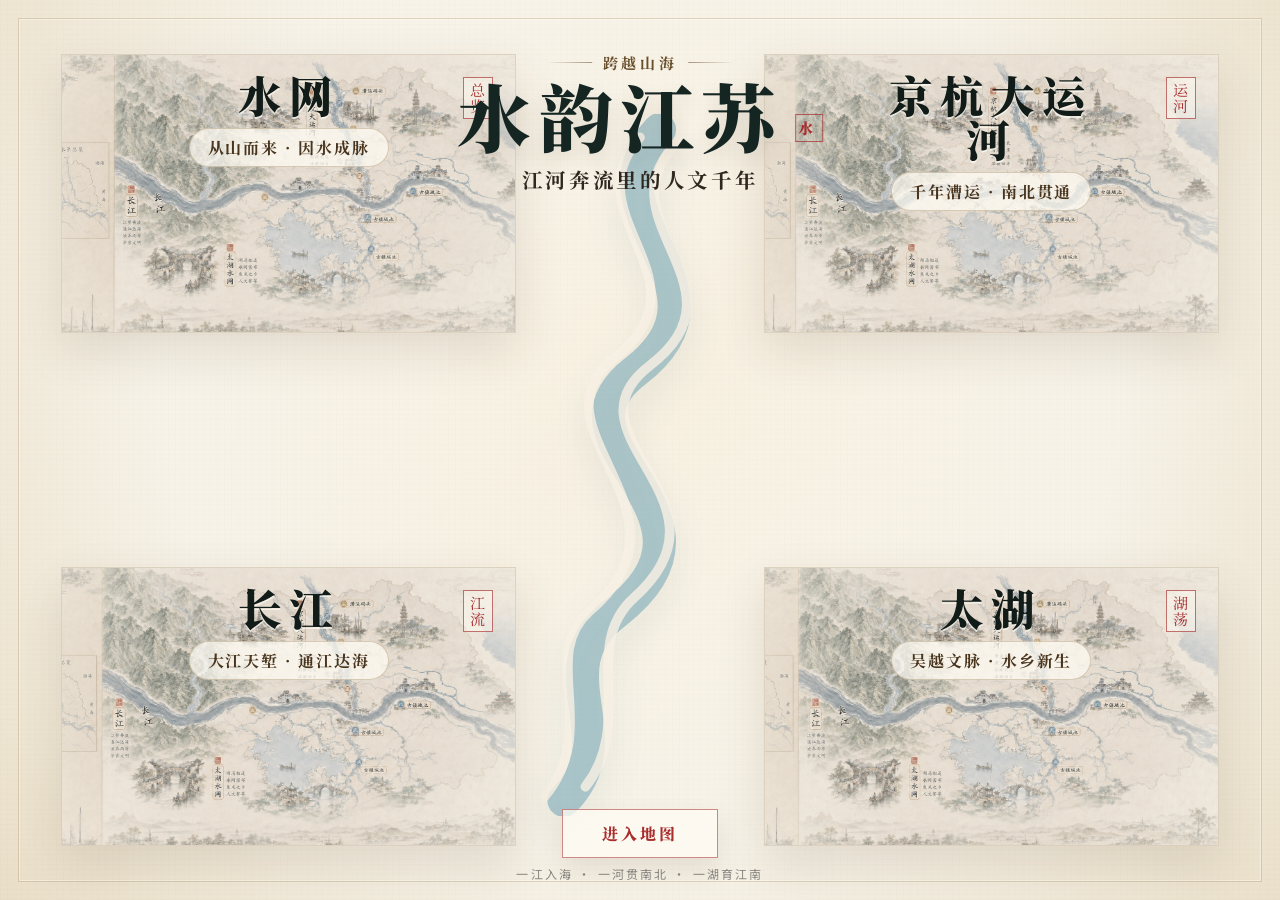
<file: aliyun/demo-map.html>
<!DOCTYPE html>
<html lang="zh-CN">
<head>
<meta charset="UTF-8">
<meta name="viewport" content="width=device-width, initial-scale=1.0">
<title>水韵江苏：江河奔流里的人文千年</title>
<style>
  @import url('https://fonts.googleapis.com/css2?family=Noto+Serif+SC:wght@400;600;700;900&family=Noto+Sans+SC:wght@300;400;500;700&display=swap');

  *{box-sizing:border-box;margin:0;padding:0}
  :root{
    --paper:#F7F3E9;
    --ink:#2C2C2C;
    --ink-soft:#3A3A3A;
    --muted:#80776A;
    --line:#C4C4C4;
    --gold:#A89380;
    --seal:#A82E2E;
    --yangtze:#2F80C0;
    --canal:#C79A2D;
    --taihu:#2FAE92;
    --main-map:url("assets/jiangsu-water-ink-map-dem.png?v=20260713-clean");
  }

  body{
    width:100vw;
    height:100vh;
    overflow:hidden;
    color:var(--ink);
    font-family:"Noto Sans SC","Microsoft YaHei",sans-serif;
    background:var(--paper);
  }

  .page{
    position:relative;
    width:100vw;
    height:100vh;
    overflow:hidden;
    background:var(--paper);
  }

  .cover{
    position:fixed;
    inset:0;
    z-index:100;
    overflow:hidden;
    background:
      radial-gradient(circle at 50% 42%,rgba(255,252,244,.55),rgba(247,243,233,.94) 58%,rgba(232,221,198,.86)),
      linear-gradient(135deg,#F8F1E4,#EFE2C9 48%,#F8F1E4);
    transition:opacity .55s ease, visibility .55s ease;
  }
  .cover.is-hidden{
    opacity:0;
    visibility:hidden;
    pointer-events:none;
  }
  .cover::before{
    content:"";
    position:absolute;
    inset:0;
    opacity:.18;
    background:
      repeating-linear-gradient(0deg,rgba(101,80,48,.08) 0 1px,transparent 1px 5px),
      repeating-linear-gradient(90deg,rgba(101,80,48,.05) 0 1px,transparent 1px 7px);
    mix-blend-mode:multiply;
  }
  .cover::after{
    content:"";
    position:absolute;
    inset:18px;
    border:1px solid rgba(151,122,75,.26);
    box-shadow:inset 0 0 0 1px rgba(255,252,244,.42);
    pointer-events:none;
  }
  .cover-content{
    position:relative;
    z-index:1;
    width:100%;
    height:100%;
    min-height:620px;
    color:var(--ink);
  }
  .cover-title{
    position:absolute;
    z-index:5;
    left:50%;
    top:44px;
    transform:translateX(-50%);
    width:min(620px,42vw);
    text-align:center;
  }
  .cover-kicker{
    display:inline-flex;
    align-items:center;
    gap:11px;
    font-family:"Noto Serif SC",serif;
    font-size:15px;
    font-weight:700;
    letter-spacing:.24em;
    color:#684F2C;
    white-space:nowrap;
  }
  .cover-kicker::before,
  .cover-kicker::after{
    content:"";
    width:46px;
    height:1px;
    background:linear-gradient(90deg,transparent,var(--gold));
  }
  .cover-kicker::after{background:linear-gradient(90deg,var(--gold),transparent)}
  .cover h1{
    margin-top:5px;
    font-family:"Noto Serif SC",serif;
    font-size:clamp(48px,5.8vw,92px);
    line-height:1;
    font-weight:900;
    letter-spacing:.1em;
    color:#142522;
    text-shadow:0 10px 20px rgba(61,41,18,.12);
  }
  .cover .cover-sub{
    margin-top:12px;
    font-family:"Noto Serif SC",serif;
    font-size:clamp(16px,1.6vw,24px);
    font-weight:700;
    letter-spacing:.18em;
    color:#302820;
  }
  .cover-seal{
    display:inline-grid;
    place-items:center;
    width:28px;
    height:28px;
    margin-left:12px;
    border:1px solid rgba(168,46,46,.72);
    color:var(--seal);
    font-size:15px;
    line-height:1;
    vertical-align:middle;
  }
  .cover-flow{
    position:absolute;
    z-index:2;
    left:50%;
    top:114px;
    width:32vw;
    height:78vh;
    min-width:390px;
    transform:translateX(-50%);
    opacity:.92;
    filter:drop-shadow(0 18px 20px rgba(42,92,112,.12));
    pointer-events:none;
  }
  .cover-flow path.main{
    fill:none;
    stroke:#6EA2B3;
    stroke-width:34;
    stroke-linecap:round;
    opacity:.58;
  }
  .cover-flow path.foam{
    fill:none;
    stroke:#F8F1E4;
    stroke-width:10;
    stroke-linecap:round;
    opacity:.82;
  }
  .cover-scene{
    position:absolute;
    z-index:3;
    width:35.5vw;
    height:31vh;
    min-width:360px;
    min-height:210px;
    overflow:hidden;
    border-radius:0;
    border:1px solid rgba(137,109,69,.28);
    background:rgba(255,252,244,.76);
    box-shadow:0 18px 45px rgba(64,43,18,.12);
  }
  .cover-scene::before{
    content:"";
    position:absolute;
    inset:0;
    background:var(--main-map) center/cover no-repeat;
    filter:saturate(1.06) contrast(.98);
    transform:scale(1.18);
  }
  .cover-scene::after{
    content:"";
    position:absolute;
    inset:0;
    background:
      linear-gradient(180deg,rgba(255,252,244,.05),rgba(247,243,233,.18)),
      radial-gradient(circle at 50% 50%,rgba(247,243,233,0) 0 55%,rgba(247,243,233,.48) 100%);
  }
  .cover-scene.overview{left:4.8vw;top:54px}
  .cover-scene.canal{right:4.8vw;top:54px}
  .cover-scene.yangtze{left:4.8vw;bottom:54px}
  .cover-scene.taihu{right:4.8vw;bottom:54px}
  .cover-scene.overview::before{background-position:18% 42%}
  .cover-scene.canal::before{background-position:64% 38%}
  .cover-scene.yangtze::before{background-position:44% 62%}
  .cover-scene.taihu::before{background-position:58% 70%}
  .scene-caption{
    position:absolute;
    z-index:2;
    left:50%;
    top:18px;
    transform:translateX(-50%);
    min-width:230px;
    text-align:center;
  }
  .scene-caption h2{
    display:inline-block;
    font-family:"Noto Serif SC",serif;
    font-size:clamp(32px,3.4vw,58px);
    line-height:1;
    font-weight:900;
    letter-spacing:.16em;
    color:#111B18;
    text-shadow:0 2px 0 rgba(255,252,244,.7);
  }
  .scene-caption p{
    margin:10px auto 0;
    padding:7px 18px;
    width:max-content;
    max-width:320px;
    border:1px solid rgba(151,122,75,.35);
    background:rgba(255,252,244,.72);
    border-radius:999px;
    font-family:"Noto Serif SC",serif;
    font-size:clamp(14px,1.25vw,20px);
    font-weight:700;
    letter-spacing:.12em;
    color:#49351E;
  }
  .scene-stamp{
    position:absolute;
    z-index:2;
    top:22px;
    right:22px;
    width:30px;
    height:42px;
    display:grid;
    place-items:center;
    border:1px solid rgba(168,46,46,.66);
    color:var(--seal);
    font-family:"Noto Serif SC",serif;
    font-size:15px;
    line-height:1.05;
    background:rgba(255,252,244,.42);
  }
  .cover-enter{
    position:absolute;
    z-index:6;
    left:50%;
    bottom:42px;
    transform:translateX(-50%);
    border:1px solid rgba(168,46,46,.55);
    background:rgba(255,252,244,.74);
    color:var(--seal);
    min-width:156px;
    padding:12px 24px;
    cursor:pointer;
    font-family:"Noto Serif SC",serif;
    font-size:16px;
    font-weight:800;
    letter-spacing:.18em;
    box-shadow:0 12px 26px rgba(64,43,18,.10);
    transition:transform .22s ease, background .22s ease;
  }
  .cover-enter:hover{
    transform:translate(-50%,-2px);
    background:rgba(255,248,235,.92);
  }
  .cover-foot{
    position:absolute;
    z-index:6;
    left:50%;
    bottom:18px;
    transform:translateX(-50%);
    font-size:12px;
    letter-spacing:.18em;
    color:rgba(58,58,58,.58);
    white-space:nowrap;
  }

  .map-canvas{
    position:absolute;
    inset:0;
    background:var(--main-map) center/cover no-repeat;
    transition:opacity .45s ease, filter .45s ease, transform .45s ease;
  }
  .map-canvas::after{
    content:"";
    position:absolute;
    inset:0;
    background:
      linear-gradient(180deg,rgba(247,243,233,.34),rgba(247,243,233,0) 24%,rgba(247,243,233,.18) 100%),
      radial-gradient(circle at 50% 42%,rgba(247,243,233,0) 0 48%,rgba(247,243,233,.18) 82%);
    pointer-events:none;
  }
  .page[data-selected="yangtze"] .map-canvas,
  .page[data-selected="canal"] .map-canvas,
  .page[data-selected="taihu"] .map-canvas{
    opacity:.22;
    filter:saturate(.74) contrast(.92);
    transform:scale(1.015);
  }

  .detail-map{
    position:absolute;
    inset:0;
    z-index:6;
    width:100%;
    height:100%;
    opacity:0;
    pointer-events:none;
    transition:opacity .45s ease;
  }
  .page[data-selected="yangtze"] .detail-map,
  .page[data-selected="canal"] .detail-map,
  .page[data-selected="taihu"] .detail-map{opacity:1}
  .detail-scene{
    opacity:0;
    transition:opacity .45s ease;
  }
  .page[data-selected="yangtze"] .detail-scene[data-detail="yangtze"],
  .page[data-selected="canal"] .detail-scene[data-detail="canal"],
  .page[data-selected="taihu"] .detail-scene[data-detail="taihu"]{opacity:1}
  .detail-paper{fill:rgba(247,243,233,.42)}
  .detail-mountain{
    fill:#D3D8CF;
    stroke:#73806F;
    stroke-width:1.5;
    opacity:.78;
  }
  .detail-hill{
    fill:none;
    stroke:#7A8477;
    stroke-width:1.2;
    opacity:.42;
  }
  .detail-river{
    fill:none;
    stroke-linecap:round;
    stroke-linejoin:round;
    filter:url(#inkBleed);
  }
  .detail-river.yangtze{stroke:rgba(47,128,192,.82);stroke-width:28}
  .detail-river.canal{stroke:rgba(199,154,45,.82);stroke-width:24}
  .detail-river.taihu{stroke:rgba(47,174,146,.72);stroke-width:18}
  .detail-river-light{
    fill:none;
    stroke:#F7F3E9;
    stroke-width:6;
    stroke-linecap:round;
    stroke-linejoin:round;
    opacity:.72;
  }
  .detail-lake{
    fill:rgba(117,174,183,.36);
    stroke:rgba(47,128,192,.48);
    stroke-width:2;
    filter:url(#inkBleed);
  }
  .detail-town{
    fill:rgba(255,252,244,.72);
    stroke:#80694A;
    stroke-width:1.3;
  }
  .detail-roof{fill:#7F6C50;opacity:.8}
  .detail-boat{fill:#C79A2D;stroke:#725934;stroke-width:1}
  .detail-sail{fill:rgba(255,252,244,.8);stroke:#7D725F;stroke-width:1}
  .detail-field{
    fill:rgba(188,198,148,.36);
    stroke:rgba(117,128,91,.38);
    stroke-width:1;
  }
  .detail-label{
    font-family:"Noto Serif SC",serif;
    font-size:24px;
    font-weight:800;
    letter-spacing:.1em;
    fill:#2C2C2C;
    paint-order:stroke;
    stroke:rgba(247,243,233,.82);
    stroke-width:4px;
  }
  .detail-note{
    font-family:"Noto Serif SC",serif;
    font-size:14px;
    letter-spacing:.08em;
    fill:#5D5143;
    paint-order:stroke;
    stroke:rgba(247,243,233,.72);
    stroke-width:3px;
  }
  .detail-pin{fill:var(--seal);opacity:.78}
  .detail-cloud{
    fill:none;
    stroke:#B8B0A2;
    stroke-width:1.6;
    opacity:.45;
  }

  .hero{
    position:absolute;
    z-index:10;
    top:18px;
    left:50%;
    transform:translateX(-50%);
    width:min(1100px,86vw);
    text-align:center;
    pointer-events:none;
  }
  .hero h1{
    font-family:"Noto Serif SC",serif;
    font-size:clamp(34px,4.2vw,72px);
    line-height:1.02;
    font-weight:900;
    letter-spacing:.06em;
    color:var(--ink);
    text-shadow:0 10px 28px rgba(84,58,28,.12);
    white-space:nowrap;
  }
  .hero .sub{
    margin-top:8px;
    display:flex;
    justify-content:center;
    align-items:center;
    gap:15px;
    font-family:"Noto Serif SC",serif;
    font-size:clamp(12px,1.2vw,16px);
    letter-spacing:.16em;
    color:var(--ink-soft);
  }
  .hero .sub::before,.hero .sub::after{
    content:"";
    width:54px;
    height:1px;
    background:linear-gradient(90deg,transparent,var(--gold));
  }
  .hero .sub::after{background:linear-gradient(90deg,var(--gold),transparent)}

  .intro-card,
  .story-card,
  .river-tabs,
  .era-track{
    background:rgba(255,252,244,.76);
    border:1px solid rgba(168,147,128,.36);
    box-shadow:0 14px 36px rgba(66,46,24,.10);
    backdrop-filter:blur(7px);
  }

  .intro-card{
    position:absolute;
    z-index:9;
    left:28px;
    top:132px;
    width:300px;
    padding:18px 18px 16px;
  }
  .intro-card::before{
    content:"";
    display:block;
    width:86px;
    height:6px;
    margin-bottom:15px;
    background:linear-gradient(90deg,#9B7B29 0 72%,transparent 72%);
  }
  .intro-card h2{
    font-family:"Noto Serif SC",serif;
    font-size:28px;
    line-height:1.35;
    letter-spacing:.08em;
    color:#8B7426;
    margin-bottom:12px;
  }
  .intro-card p{
    font-family:"Noto Serif SC",serif;
    font-size:14px;
    line-height:1.9;
    color:#352B1D;
    text-align:justify;
  }

  .river-tabs{
    position:absolute;
    z-index:11;
    right:28px;
    top:132px;
    width:360px;
    display:grid;
    grid-template-columns:1fr;
    gap:8px;
    padding:10px;
  }
  .river-tab{
    border:1px solid rgba(168,147,128,.32);
    background:rgba(247,243,233,.55);
    min-height:58px;
    padding:8px 10px;
    display:grid;
    grid-template-columns:30px 1fr;
    align-items:center;
    gap:10px;
    cursor:pointer;
    color:var(--ink);
    transition:transform .22s ease, background .22s ease, border-color .22s ease;
  }
  .river-tab:hover{transform:translateY(-1px);background:rgba(255,252,244,.92)}
  .river-tab.active{border-color:currentColor;background:rgba(255,252,244,.96)}
  .river-tab .icon{
    width:27px;
    height:27px;
    display:grid;
    place-items:center;
    border:1px solid currentColor;
    font-family:"Noto Serif SC",serif;
    font-weight:800;
  }
  .river-tab b{
    display:block;
    font-family:"Noto Serif SC",serif;
    font-size:15px;
    letter-spacing:.06em;
  }
  .river-tab span:last-child{font-size:12px;color:var(--muted);line-height:1.35}
  .river-tab[data-river="yangtze"]{color:var(--yangtze)}
  .river-tab[data-river="canal"]{color:#B98718}
  .river-tab[data-river="taihu"]{color:#2A9C82}

  .story-card{
    position:absolute;
    z-index:10;
    right:28px;
    top:338px;
    width:360px;
    min-height:292px;
    padding:18px;
    overflow:hidden;
  }
  .story-kicker{
    font-family:"Noto Serif SC",serif;
    font-size:12px;
    color:var(--seal);
    letter-spacing:.2em;
    margin-bottom:9px;
  }
  .story-card h3{
    font-family:"Noto Serif SC",serif;
    font-size:27px;
    line-height:1.25;
    letter-spacing:.08em;
    margin-bottom:8px;
  }
  .story-card .role{
    font-family:Georgia,"Times New Roman",serif;
    font-style:italic;
    color:var(--muted);
    font-size:13px;
    margin-bottom:12px;
  }
  .story-text{
    font-family:"Noto Serif SC",serif;
    font-size:14px;
    line-height:1.78;
    color:#33291C;
    text-align:justify;
  }
  .story-points{
    margin-top:12px;
    display:grid;
    gap:8px;
  }
  .story-points div{
    display:grid;
    grid-template-columns:62px 1fr;
    gap:10px;
    align-items:start;
    font-size:12px;
    line-height:1.5;
    color:var(--ink-soft);
    border-top:1px solid rgba(196,196,196,.36);
    padding-top:7px;
  }
  .story-points b{
    color:var(--seal);
    font-family:"Noto Serif SC",serif;
    letter-spacing:.06em;
  }

  .era-track{
    position:absolute;
    z-index:11;
    left:50%;
    bottom:22px;
    transform:translateX(-50%);
    width:min(1120px,86vw);
    display:grid;
    grid-template-columns:repeat(3,1fr);
  }
  .era-btn{
    border:0;
    border-right:1px solid rgba(196,196,196,.38);
    background:transparent;
    padding:13px 18px 14px;
    cursor:pointer;
    text-align:left;
    color:var(--ink);
  }
  .era-btn:last-child{border-right:0}
  .era-btn b{
    display:block;
    font-family:"Noto Serif SC",serif;
    font-size:16px;
    letter-spacing:.06em;
    margin-bottom:4px;
  }
  .era-btn span{font-size:12px;color:var(--muted)}
  .era-btn.active{background:rgba(168,46,46,.06)}
  .era-btn.active b{color:var(--seal)}

  .map-story-pop{
    position:absolute;
    z-index:12;
    left:var(--story-x,50%);
    top:var(--story-y,50%);
    width:min(320px,28vw);
    transform:translate(-12%,-50%);
    padding:13px 15px 14px;
    background:rgba(43,34,22,.88);
    color:#F7F3E9;
    border-left:3px solid var(--story-color,var(--seal));
    box-shadow:0 16px 36px rgba(43,34,22,.22);
    opacity:0;
    pointer-events:none;
    transition:opacity .25s ease, left .35s ease, top .35s ease;
  }
  .map-story-pop.show{opacity:1}
  .map-story-pop b{
    display:block;
    font-family:"Noto Serif SC",serif;
    font-size:16px;
    letter-spacing:.04em;
    margin-bottom:4px;
    color:#fff7e8;
  }
  .map-story-pop span{
    display:block;
    font-size:12px;
    color:#D8C8B4;
    margin-bottom:5px;
  }
  .map-story-pop p{
    font-family:"Noto Serif SC",serif;
    font-size:13px;
    line-height:1.62;
    color:#F7F3E9;
  }

  .river-overlay{
    position:absolute;
    inset:0;
    z-index:8;
    width:100%;
    height:100%;
  }
  .river-hit{
    fill:none;
    stroke:transparent;
    stroke-width:54;
    stroke-linecap:round;
    stroke-linejoin:round;
    cursor:pointer;
    pointer-events:stroke;
  }
  .river-line,
  .river-glow{
    fill:none;
    stroke-linecap:round;
    stroke-linejoin:round;
    pointer-events:none;
    transition:opacity .35s ease, stroke-width .35s ease;
  }
  .river-line{opacity:0;stroke-width:10}
  .river-glow{opacity:0;stroke-width:30;filter:url(#softBlur)}
  .page[data-hover="yangtze"] .river-line[data-river="yangtze"],
  .page[data-hover="canal"] .river-line[data-river="canal"],
  .page[data-hover="taihu"] .river-line[data-river="taihu"],
  .page[data-selected="yangtze"] .river-line[data-river="yangtze"],
  .page[data-selected="canal"] .river-line[data-river="canal"],
  .page[data-selected="taihu"] .river-line[data-river="taihu"]{opacity:.92;stroke-width:13}
  .page[data-hover="yangtze"] .river-glow[data-river="yangtze"],
  .page[data-hover="canal"] .river-glow[data-river="canal"],
  .page[data-hover="taihu"] .river-glow[data-river="taihu"],
  .page[data-selected="yangtze"] .river-glow[data-river="yangtze"],
  .page[data-selected="canal"] .river-glow[data-river="canal"],
  .page[data-selected="taihu"] .river-glow[data-river="taihu"]{opacity:.34}
  .river-label{
    font-family:"Noto Serif SC",serif;
    font-size:30px;
    font-weight:800;
    letter-spacing:.12em;
    paint-order:stroke;
    stroke:rgba(247,243,233,.82);
    stroke-width:4px;
    pointer-events:none;
    opacity:0;
    transition:opacity .3s ease;
  }
  .page[data-hover="yangtze"] .river-label[data-river="yangtze"],
  .page[data-hover="canal"] .river-label[data-river="canal"],
  .page[data-hover="taihu"] .river-label[data-river="taihu"],
  .page[data-selected="yangtze"] .river-label[data-river="yangtze"],
  .page[data-selected="canal"] .river-label[data-river="canal"],
  .page[data-selected="taihu"] .river-label[data-river="taihu"]{opacity:1}

  .hint{
    position:fixed;
    z-index:30;
    max-width:260px;
    pointer-events:none;
    opacity:0;
    transform:translate(12px,-12px);
    transition:opacity .16s ease;
    padding:10px 12px;
    background:rgba(44,36,22,.92);
    color:#F7F3E9;
    font-size:13px;
    line-height:1.55;
  }
  .hint.show{opacity:1}
  .hint b{color:#D8C8B4;font-family:"Noto Serif SC",serif}

  @media (max-width:1100px){
    body{overflow:auto}
    .page{height:auto;min-height:100vh;padding:18px;background:var(--main-map) center top/cover no-repeat}
    .map-canvas{position:relative;height:56vw;min-height:360px;margin:88px 0 16px;border:1px solid rgba(168,147,128,.36)}
    .hero{top:18px;width:92vw}
    .hero h1{font-size:32px;white-space:normal}
    .intro-card,.river-tabs,.story-card,.era-track{position:relative;left:auto;right:auto;top:auto;bottom:auto;transform:none;width:100%;margin:12px 0}
    .river-tabs{grid-template-columns:1fr 1fr 1fr}
    .river-overlay{display:none}
    .map-story-pop{display:none}
  }
  @media (max-width:720px){
    .cover-content{min-height:760px}
    .cover-title{top:28px;width:86vw}
    .cover h1{white-space:normal;letter-spacing:.04em;font-size:44px}
    .cover .cover-sub{font-size:15px;letter-spacing:.12em}
    .cover-flow{top:142px;width:76vw;min-width:0;height:56vh}
    .cover-scene{width:43vw;min-width:0;height:24vh;min-height:150px}
    .cover-scene.overview{left:4vw;top:180px}
    .cover-scene.canal{right:4vw;top:180px}
    .cover-scene.yangtze{left:4vw;bottom:88px}
    .cover-scene.taihu{right:4vw;bottom:88px}
    .scene-caption{min-width:0;width:100%;top:14px}
    .scene-caption h2{font-size:26px}
    .scene-caption p{font-size:12px;max-width:86%;padding:6px 10px;letter-spacing:.06em}
    .scene-stamp{display:none}
    .cover-enter{bottom:36px}
    .cover-foot{display:none}
  }
</style>
</head>
<body>
<section class="cover" id="cover" aria-label="网站封面">
  <div class="cover-content">
    <div class="cover-title">
      <div class="cover-kicker">跨越山海</div>
      <h1>水韵江苏<span class="cover-seal">水</span></h1>
      <div class="cover-sub">江河奔流里的人文千年</div>
    </div>
    <svg class="cover-flow" viewBox="0 0 420 720" aria-hidden="true">
      <path class="main" d="M230 16 C148 104,318 178,205 264 C106 340,318 410,184 512 C108 570,196 640,132 704"></path>
      <path class="foam" d="M248 30 C168 108,326 178,220 258 C126 330,316 396,204 496 C148 546,206 624,154 690"></path>
      <path class="foam" d="M210 24 C138 104,286 170,184 250 C92 322,278 408,158 510 C106 556,170 632,112 700"></path>
    </svg>
    <article class="cover-scene overview">
      <div class="scene-caption">
        <h2>水网</h2>
        <p>从山而来 · 因水成脉</p>
      </div>
      <span class="scene-stamp">总<br>览</span>
    </article>
    <article class="cover-scene canal">
      <div class="scene-caption">
        <h2>京杭大运河</h2>
        <p>千年漕运 · 南北贯通</p>
      </div>
      <span class="scene-stamp">运<br>河</span>
    </article>
    <article class="cover-scene yangtze">
      <div class="scene-caption">
        <h2>长江</h2>
        <p>大江天堑 · 通江达海</p>
      </div>
      <span class="scene-stamp">江<br>流</span>
    </article>
    <article class="cover-scene taihu">
      <div class="scene-caption">
        <h2>太湖</h2>
        <p>吴越文脉 · 水乡新生</p>
      </div>
      <span class="scene-stamp">湖<br>荡</span>
    </article>
    <button type="button" class="cover-enter" id="enterMap">进入地图</button>
    <div class="cover-foot">一江入海 · 一河贯南北 · 一湖育江南</div>
  </div>
</section>
<main class="page" id="page" data-selected="" data-hover="">
  <div class="map-canvas" aria-hidden="true"></div>

  <header class="hero">
    <h1>水韵江苏：江河奔流里的人文千年</h1>
    <div class="sub">一江入海　一河贯南北　一湖育江南</div>
  </header>

  <!-- <section class="intro-card">
    <h2>从山而来，因水成网</h2>
    <p>长江从西部山地流出，京杭运河把江南与北方连接起来，太湖水系孕育江南财富与文化。三条水系共同构成江苏人文千年的空间骨架。</p>
  </section> -->

  <nav class="river-tabs" aria-label="选择水系">
    <button type="button" class="river-tab" data-river="yangtze"><span class="icon">江</span><span><b>长江</b><span>山海主轴</span></span></button>
    <button type="button" class="river-tab" data-river="canal"><span class="icon">运</span><span><b>京杭运河</b><span>南北连接</span></span></button>
    <button type="button" class="river-tab" data-river="taihu"><span class="icon">湖</span><span><b>太湖水系</b><span>江南腹地</span></span></button>
  </nav>

  <section class="story-card" id="storyPanel" aria-live="polite"></section>

  <section class="era-track" aria-label="历史阶段">
    <button type="button" class="era-btn active" data-era="origin"><b>源起 · 开拓</b><span>先秦至唐：因水成形</span></button>
    <button type="button" class="era-btn" data-era="prosper"><b>繁盛 · 交汇</b><span>宋元明清：因水而盛</span></button>
    <button type="button" class="era-btn" data-era="modern"><b>转型 · 向海</b><span>近现代：江河联运</span></button>
  </section>

  <svg class="river-overlay" viewBox="0 0 1792 1024" role="img" aria-label="可交互水系覆盖层">
    <defs><filter id="softBlur"><feGaussianBlur stdDeviation="10"/></filter></defs>

    <path class="river-glow" data-river="yangtze" stroke="var(--yangtze)" d="M305 512 C370 486,430 503,500 536 C590 578,664 536,742 510 C824 484,884 506,948 548 C1010 590,1076 566,1134 522 C1202 470,1270 498,1346 548 C1432 606,1500 604,1568 548 C1630 498,1684 486,1730 500"/>
    <path class="river-line" data-river="yangtze" stroke="var(--yangtze)" d="M305 512 C370 486,430 503,500 536 C590 578,664 536,742 510 C824 484,884 506,948 548 C1010 590,1076 566,1134 522 C1202 470,1270 498,1346 548 C1432 606,1500 604,1568 548 C1630 498,1684 486,1730 500"/>

    <path class="river-glow" data-river="canal" stroke="var(--canal)" d="M970 92 C998 145,1008 204,988 258 C965 318,970 382,1000 448 C1018 488,1002 518,958 548"/>
    <path class="river-line" data-river="canal" stroke="var(--canal)" d="M970 92 C998 145,1008 204,988 258 C965 318,970 382,1000 448 C1018 488,1002 518,958 548"/>

    <path class="river-glow" data-river="taihu" stroke="var(--taihu)" d="M610 658 C670 612,762 622,806 684 C842 736,802 790,728 806 C650 822,568 772,586 704 C590 684,598 670,610 658"/>
    <path class="river-line" data-river="taihu" stroke="var(--taihu)" d="M610 658 C670 612,762 622,806 684 C842 736,802 790,728 806 C650 822,568 772,586 704 C590 684,598 670,610 658"/>

    <text class="river-label" data-river="yangtze" x="490" y="575" fill="#2F80C0">长江</text>
    <text class="river-label" data-river="canal" x="1032" y="258" fill="#B98718" writing-mode="tb">京杭运河</text>
    <text class="river-label" data-river="taihu" x="650" y="778" fill="#2A9C82">太湖水系</text>

    <path class="river-hit" data-river="yangtze" d="M305 512 C370 486,430 503,500 536 C590 578,664 536,742 510 C824 484,884 506,948 548 C1010 590,1076 566,1134 522 C1202 470,1270 498,1346 548 C1432 606,1500 604,1568 548 C1630 498,1684 486,1730 500"/>
    <path class="river-hit" data-river="canal" d="M970 92 C998 145,1008 204,988 258 C965 318,970 382,1000 448 C1018 488,1002 518,958 548"/>
    <path class="river-hit" data-river="taihu" d="M610 658 C670 612,762 622,806 684 C842 736,802 790,728 806 C650 822,568 772,586 704 C590 684,598 670,610 658"/>
  </svg>

  <div class="map-story-pop" id="mapStoryPop" aria-live="polite"></div>
</main>
<div class="hint" id="hint"></div>

<script>
const RIVERS = {
  yangtze:{
    name:"长江",
    role:"山海主轴 | 从西部山地奔流入海",
    color:"#2F80C0",
    tip:"长江是横向主轴：从山地流入江苏，再把城市、港口和海洋连成一线。",
    points:["南京、镇江、南通等节点因江而兴。","它承担军事防线、城市轴线和江河门户三重角色。"],
    stories:{
      origin:{title:"江从山来，江防与都城沿岸展开",text:"长江从西部山地进入下游平原后，在江苏形成横贯东西的天然通道。南京、镇江一线既是江防要地，也是南北对峙时期的重要政治空间。"},
      prosper:{title:"渡口成市，商旅与诗文在江岸交汇",text:"宋元明清时期，沿江渡口、码头、城镇密集发展。江面运输连接运河，江岸城市承接商贸、盐运、文人往来，形成厚重的长江文化记忆。"},
      modern:{title:"黄金水道，江河联运的现代骨架",text:"近现代以来，长江江苏段从传统渡运走向港口、桥梁、产业带与开放经济。它把内陆腹地、江苏城市群和下游出口接成现代发展轴。"}
    }
  },
  canal:{
    name:"京杭运河",
    role:"南北连接器 | 把江南财富送向更大的中国",
    color:"#C79A2D",
    tip:"运河把长江、太湖水系和北方政治中心接通，是三水交织的人工脊梁。",
    points:["扬州、淮安、苏州等城市因运而盛。","漕运、盐运、商业与遗产保护共同构成运河叙事。"],
    stories:{
      origin:{title:"邗沟开凿，人工水道连接江淮",text:"早期运河建设从军事和交通需求出发，把原本分散的自然水系纳入连续通道。江苏段由此成为南北水运体系的重要开端。"},
      prosper:{title:"漕运命脉，沿河名城因水繁华",text:"隋唐至明清，大运河承担漕粮北运、盐业流通与南北商贸。江南物产经运河进入国家网络，运河城市也在制度、商业和文化中持续繁盛。"},
      modern:{title:"从运输河道到世界遗产廊道",text:"进入现代，运河的单一运输功能转向文化遗产、城市更新和文旅展示。它仍然是理解江苏南北联系的关键线索。"}
    }
  },
  taihu:{
    name:"太湖水系",
    role:"江南腹地 | 孕育水乡、园林与工商市镇",
    color:"#2FAE92",
    tip:"太湖水系解释了江南为何富庶：湖荡、河港、市镇和文化景观在这里密集生长。",
    points:["苏州、无锡、常州等地依湖网形成江南核心。","鱼米、丝织、园林、古镇共同塑造水乡意象。"],
    stories:{
      origin:{title:"湖荡孕育，吴越文化的水乡根基",text:"太湖流域湖泊、河港、湿地密布，早期聚落在渔猎、稻作和水路往来中形成鲜明的江南底色。"},
      prosper:{title:"园林、昆曲与水城，江南文脉成熟",text:"宋元明清时期，太湖周边经济富庶、文风鼎盛。园林、昆曲、书画、丝织和水乡古镇共同塑造了“江南”的经典形象。"},
      modern:{title:"生态治理与文旅融合，水乡走向当代",text:"当代太湖流域面对生态治理、城市更新和文旅转型。传统水乡不只是怀旧景观，也成为现代江南生活方式的空间基础。"}
    }
  }
};

const ERAS = {
  origin:"源起 · 开拓",
  prosper:"繁盛 · 交汇",
  modern:"转型 · 向海"
};

let selectedRiver = "";
let selectedEra = "origin";

const page = document.getElementById("page");
const cover = document.getElementById("cover");
const enterMap = document.getElementById("enterMap");
const storyPanel = document.getElementById("storyPanel");
const hint = document.getElementById("hint");
const mapStoryPop = document.getElementById("mapStoryPop");

const STORY_POSITIONS = {
  yangtze:{
    origin:{x:"34%",y:"52%"},
    prosper:{x:"50%",y:"53%"},
    modern:{x:"67%",y:"55%"}
  },
  canal:{
    origin:{x:"53%",y:"28%"},
    prosper:{x:"58%",y:"40%"},
    modern:{x:"54%",y:"49%"}
  },
  taihu:{
    origin:{x:"38%",y:"68%"},
    prosper:{x:"48%",y:"72%"},
    modern:{x:"57%",y:"68%"}
  }
};

function setHover(river){
  page.dataset.hover = river || "";
}

function selectRiver(river){
  selectedRiver = river;
  page.dataset.selected = river;
  document.querySelectorAll(".river-tab").forEach(btn => {
    btn.classList.toggle("active", btn.dataset.river === river);
  });
  renderStory();
  renderMapStory();
}

function selectEra(era){
  selectedEra = era;
  document.querySelectorAll(".era-btn").forEach(btn => {
    btn.classList.toggle("active", btn.dataset.era === era);
  });
  renderStory();
  renderMapStory();
}

function renderStory(){
  if(!selectedRiver){
    storyPanel.innerHTML = `
      <div class="story-kicker">总览</div>
      <h3>三水共织，江河奔流</h3>
      <div class="role">选择水系后查看分期故事</div>
      <p class="story-text">长江负责“从山而来”，京杭运河负责“南北贯通”，太湖水系负责“江南生长”。点击任一水系后，历史阶段按钮会切换为该水系在不同时期的故事。</p>
      <div class="story-points">
        <div><b>叙事逻辑</b><span>不是三条水系各讲各的，而是山地来水、人工连通、江南腹地的连续链条。</span></div>
        <div><b>交互逻辑</b><span>先看整体，点击单条水系，再用历史阶段按钮查看不同时期。</span></div>
      </div>`;
    return;
  }
  const river = RIVERS[selectedRiver];
  const story = river.stories[selectedEra];
  storyPanel.innerHTML = `
    <div class="story-kicker">${ERAS[selectedEra]}</div>
    <h3 style="color:${river.color}">${river.name}</h3>
    <div class="role">${river.role}</div>
    <p class="story-text">${story.text}</p>
    <div class="story-points">
      <div><b>本期主题</b><span>${story.title}</span></div>
      <div><b>空间重点</b><span>${river.points[0]}</span></div>
      <div><b>人文线索</b><span>${river.points[1]}</span></div>
    </div>`;
}

function renderMapStory(){
  if(!selectedRiver){
    mapStoryPop.classList.remove("show");
    mapStoryPop.innerHTML = "";
    return;
  }
  const river = RIVERS[selectedRiver];
  const story = river.stories[selectedEra];
  const pos = STORY_POSITIONS[selectedRiver][selectedEra];
  mapStoryPop.style.setProperty("--story-x", pos.x);
  mapStoryPop.style.setProperty("--story-y", pos.y);
  mapStoryPop.style.setProperty("--story-color", river.color);
  mapStoryPop.innerHTML = `
    <span>${ERAS[selectedEra]} · ${river.name}</span>
    <b>${story.title}</b>
    <p>${story.text}</p>`;
  mapStoryPop.classList.add("show");
}

document.querySelectorAll(".river-hit").forEach(path => {
  path.addEventListener("mouseenter", () => {
    const river = path.dataset.river;
    setHover(river);
    hint.innerHTML = `<b>${RIVERS[river].name}</b><br>${RIVERS[river].tip}`;
    hint.classList.add("show");
  });
  path.addEventListener("mousemove", event => {
    hint.style.left = event.clientX + "px";
    hint.style.top = event.clientY + "px";
  });
  path.addEventListener("mouseleave", () => {
    setHover("");
    hint.classList.remove("show");
  });
  path.addEventListener("click", () => selectRiver(path.dataset.river));
});

document.querySelectorAll(".river-tab").forEach(btn => {
  btn.addEventListener("mouseenter", () => setHover(btn.dataset.river));
  btn.addEventListener("mouseleave", () => setHover(""));
  btn.addEventListener("click", () => selectRiver(btn.dataset.river));
});

document.querySelectorAll(".era-btn").forEach(btn => {
  btn.addEventListener("click", () => selectEra(btn.dataset.era));
});

enterMap.addEventListener("click", () => {
  cover.classList.add("is-hidden");
});

renderStory();
renderMapStory();
</script>
</body>
</html>
</file>
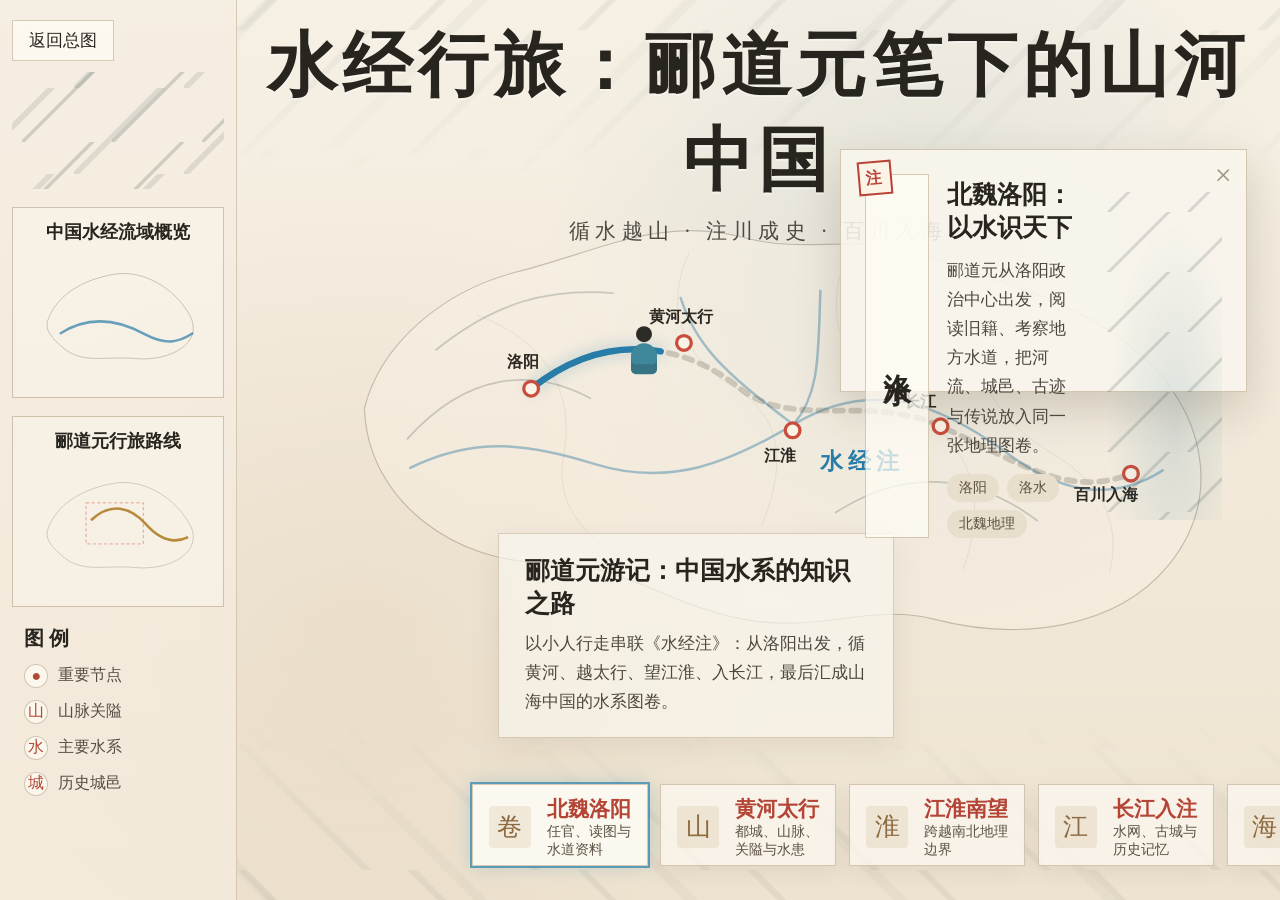
<file: aliyun/lidaoyuan-map-concept.html>
<!doctype html>
<html lang="zh-CN">
<head>
  <meta charset="utf-8">
  <meta name="viewport" content="width=device-width, initial-scale=1">
  <title>水经行旅：郦道元笔下的山河中国</title>
  <style>
    *{box-sizing:border-box}
    body{margin:0;background:#efe6d5;color:#28251f;font-family:"STSong","SimSun","Noto Serif SC",serif}
    .page{width:100vw;height:100vh;min-height:720px;position:relative;overflow:hidden;background:
      radial-gradient(circle at 72% 30%,rgba(91,139,155,.12),transparent 34%),
      radial-gradient(circle at 28% 70%,rgba(169,123,67,.08),transparent 38%),
      linear-gradient(180deg,#f6f0e5,#eee3d0)}
    .page:before,.page:after{content:"";position:absolute;left:18.5%;right:0;height:190px;opacity:.22;pointer-events:none;background:
      linear-gradient(135deg,transparent 42%,rgba(62,78,72,.34) 43% 45%,transparent 46%) 0 30px/170px 125px,
      linear-gradient(135deg,transparent 43%,rgba(62,78,72,.2) 44% 47%,transparent 48%) 80px 0/210px 150px}
    .page:before{top:0;mask-image:linear-gradient(#000,transparent)}
    .page:after{bottom:0;transform:scaleY(-1);mask-image:linear-gradient(#000,transparent)}
    .side{position:absolute;left:0;top:0;bottom:0;width:18.5%;padding:2.2vh .9vw;border-right:1px solid rgba(132,105,67,.28);background:rgba(245,238,225,.72);z-index:5}
    .back{display:inline-block;padding:8px 16px;border:1px solid rgba(144,115,72,.35);background:rgba(255,252,245,.75);font-size:17px}
    .side-ink{height:13vh;margin:1.2vh 0 2vh;background:
      linear-gradient(135deg,transparent 42%,rgba(52,73,70,.28) 43% 45%,transparent 46%) 10px 0/90px 70px,
      linear-gradient(135deg,transparent 42%,rgba(52,73,70,.18) 43% 46%,transparent 47%) 62px 16px/110px 86px;opacity:.7}
    .inset{border:1px solid rgba(132,105,67,.35);background:rgba(250,244,234,.58);padding:12px;margin-bottom:2vh}
    .inset h3{margin:0 0 10px;text-align:center;font-size:18px;font-weight:600}
    .mini{width:100%;aspect-ratio:1/.68}
    .legend{padding:0 1vw;margin-top:2vh}
    .legend h3{font-size:20px;margin:.5vh 0 1.2vh;letter-spacing:.25em}
    .legend p{display:flex;align-items:center;gap:10px;margin:12px 0;font-size:16px;color:#544f45}
    .legend i{width:24px;height:24px;display:inline-grid;place-items:center;border-radius:50%;border:1px solid rgba(132,105,67,.35);color:#b14835;background:#fbf7ed;font-style:normal}
    .title{position:absolute;left:18.5%;right:0;top:2vh;text-align:center;z-index:6;pointer-events:none}
    .title h1{font-size:clamp(42px,5.5vw,86px);font-weight:700;letter-spacing:.08em;margin:0;text-shadow:0 2px 0 rgba(255,255,255,.45)}
    .title p{font-size:clamp(17px,1.65vw,27px);letter-spacing:.25em;margin:1vh 0;color:#4e4a42}
    .map{position:absolute;left:18.5%;right:0;top:0;bottom:0}
    .map svg{position:absolute;left:3%;right:3%;top:12%;width:94%;height:68%;z-index:1}
    .china{fill:rgba(247,241,229,.42);stroke:rgba(98,89,72,.32);stroke-width:1.4}
    .province{fill:none;stroke:rgba(104,96,82,.13);stroke-width:1}
    .mount{fill:none;stroke:rgba(60,77,72,.24);stroke-width:2.2}
    .water{fill:none;stroke:rgba(61,130,165,.45);stroke-width:3;stroke-linecap:round;stroke-linejoin:round}
    .route-bg{fill:none;stroke:rgba(92,83,69,.25);stroke-width:7;stroke-linecap:round;stroke-linejoin:round;stroke-dasharray:10 10}
    .route{fill:none;stroke:#287da8;stroke-width:8;stroke-linecap:round;stroke-linejoin:round;filter:drop-shadow(0 0 9px rgba(40,125,168,.36));stroke-dasharray:1150;stroke-dashoffset:var(--dash,980);transition:stroke-dashoffset .9s ease}
    .node{fill:#fbf3e6;stroke:#c84d3b;stroke-width:4}
    .label{font-size:20px;font-weight:700;fill:#2c2923}
    .water-label{font-size:28px;font-weight:700;fill:#287da8;letter-spacing:.2em}
    .person{position:absolute;left:var(--x);top:var(--y);width:36px;height:52px;transform:translate(-50%,-92%);z-index:8;transition:left .9s cubic-bezier(.22,.8,.26,1),top .9s cubic-bezier(.22,.8,.26,1)}
    .person:before{content:"";position:absolute;left:10px;top:0;width:16px;height:16px;border-radius:50%;background:#2d2b26}
    .person:after{content:"";position:absolute;left:5px;top:17px;width:26px;height:31px;border-radius:13px 13px 5px 5px;background:#3f879b;box-shadow:inset 0 -10px rgba(0,0,0,.15)}
    .story{position:absolute;right:3.2%;top:16.5%;width:39%;height:27%;display:grid;grid-template-columns:64px 1fr 35%;gap:18px;padding:24px 24px 22px;border:1px solid rgba(143,113,72,.36);background:rgba(250,246,237,.88);box-shadow:0 18px 42px rgba(65,49,29,.18);z-index:9}
    .story:after{content:"×";position:absolute;right:14px;top:8px;font-size:30px;color:#9b927f}
    .tag{position:relative;writing-mode:vertical-rl;display:grid;place-items:center;border:1px solid rgba(143,113,72,.36);background:rgba(255,252,245,.75);font-size:28px;font-weight:700;letter-spacing:.12em}
    .tag:before{content:"注";position:absolute;left:-8px;top:-14px;width:30px;height:30px;display:grid;place-items:center;border:2px solid #b74235;color:#b74235;background:#faf3e6;font-size:16px;writing-mode:horizontal-tb;transform:rotate(-5deg)}
    .copy h2{font-size:25px;margin:4px 0 12px}
    .copy p{font-size:17px;line-height:1.72;color:#4d473d;margin:0}
    .chips{margin-top:14px;display:flex;gap:8px;flex-wrap:wrap}
    .chips span{font-size:14px;padding:5px 12px;border-radius:999px;background:#e8decc;color:#5b5142}
    .art{align-self:center;height:90%;opacity:.72;background:
      linear-gradient(135deg,transparent 42%,rgba(50,69,66,.24) 43% 45%,transparent 46%) 10px 20px/80px 60px,
      radial-gradient(ellipse at 62% 72%,rgba(49,116,142,.2),transparent 62%)}
    .summary{position:absolute;left:25%;bottom:18%;width:38%;padding:20px 26px;border:1px solid rgba(143,113,72,.3);background:rgba(250,246,237,.68);box-shadow:0 10px 30px rgba(65,49,29,.08);z-index:4}
    .summary h2{font-size:25px;margin:0 0 10px}
    .summary p{font-size:17px;line-height:1.7;color:#4d473d;margin:0}
    .timeline{position:absolute;left:22.5%;right:3%;bottom:3.8%;display:grid;grid-template-columns:repeat(5,1fr);gap:1vw;z-index:10}
    .time{height:82px;border:1px solid rgba(143,113,72,.35);background:rgba(250,246,237,.82);display:grid;grid-template-columns:46px 1fr;align-items:center;gap:12px;padding:10px 16px;box-shadow:0 8px 20px rgba(65,49,29,.08);cursor:pointer;color:#2d2922;text-align:left;font-family:inherit}
    .time[aria-pressed=true]{outline:2px solid rgba(47,133,176,.72);box-shadow:0 0 18px rgba(47,133,176,.28);background:#fbf8ef}
    .time i{width:42px;height:42px;display:grid;place-items:center;border-radius:4px;color:#8d6940;font-style:normal;font-size:25px;background:rgba(181,153,103,.16)}
    .time strong{display:block;font-size:21px;color:#b44435;white-space:nowrap}
    .time span{font-size:14px;color:#5b5142}
  </style>
</head>
<body>
<div class="page">
  <aside class="side">
    <div class="back">返回总图</div>
    <div class="side-ink"></div>
    <section class="inset">
      <h3>中国水经流域概览</h3>
      <svg class="mini" viewBox="0 0 300 200">
        <path d="M38 101 C54 61 96 39 141 31 C191 21 244 56 266 99 C286 140 235 171 178 166 C127 161 91 177 57 145 C42 131 30 119 38 101Z" fill="none" stroke="#6d6659" opacity=".55"/>
        <path d="M56 126 C104 95 151 104 193 127 C225 144 246 141 270 125" fill="none" stroke="#287da8" stroke-width="4" opacity=".7"/>
      </svg>
    </section>
    <section class="inset">
      <h3>郦道元行旅路线</h3>
      <svg class="mini" viewBox="0 0 300 200">
        <path d="M38 101 C54 61 96 39 141 31 C191 21 244 56 266 99 C286 140 235 171 178 166 C127 161 91 177 57 145 C42 131 30 119 38 101Z" fill="none" stroke="#6d6659" opacity=".45"/>
        <path d="M106 90 C138 60 169 69 193 95 C215 120 238 129 262 117" fill="none" stroke="#b88a3c" stroke-width="4"/>
        <rect x="98" y="62" width="92" height="66" fill="none" stroke="#c84d3b" stroke-dasharray="5 4" opacity=".75"/>
      </svg>
    </section>
    <div class="legend">
      <h3>图例</h3>
      <p><i>●</i>重要节点</p>
      <p><i>山</i>山脉关隘</p>
      <p><i>水</i>主要水系</p>
      <p><i>城</i>历史城邑</p>
    </div>
  </aside>

  <header class="title">
    <h1>水经行旅：郦道元笔下的山河中国</h1>
    <p>循水越山 · 注川成史 · 百川入海</p>
  </header>

  <main class="map">
    <svg viewBox="0 0 1200 650" aria-label="中国水经行旅地图">
      <path class="china" d="M118 318 C138 238 215 174 305 151 C407 125 482 82 582 109 C664 131 721 101 806 132 C909 169 1007 190 1080 264 C1152 338 1163 435 1102 510 C1037 589 918 603 815 576 C737 556 676 594 581 576 C490 559 426 504 335 506 C238 508 122 437 118 318 Z"/>
      <path class="province" d="M256 204 C338 235 376 295 362 375 C349 443 397 486 459 515"/>
      <path class="province" d="M516 126 C484 194 506 254 568 291 C630 327 635 386 604 462"/>
      <path class="province" d="M704 142 C680 213 707 281 778 316 C858 354 884 426 850 516"/>
      <path class="province" d="M864 181 C848 262 890 333 961 374 C1018 408 1045 456 1030 519"/>
      <path class="mount" d="M170 356 C244 273 325 268 395 306"/>
      <path class="mount" d="M205 247 C278 188 342 171 423 177"/>
      <path class="mount" d="M694 446 C780 390 866 398 942 456"/>
      <path class="water" d="M174 391 C253 352 319 361 399 386 C493 415 565 384 643 338 C742 278 826 315 906 374 C974 424 1035 432 1095 394"/>
      <path class="water" d="M505 183 C522 237 554 272 643 338"/>
      <path class="water" d="M676 174 C673 251 676 299 643 338"/>
      <path class="route-bg" d="M322 294 C413 222 509 238 578 294 C642 345 733 299 823 340 C915 381 977 430 1056 398"/>
      <path id="route" class="route" d="M322 294 C413 222 509 238 578 294 C642 345 733 299 823 340 C915 381 977 430 1056 398"/>
      <circle class="node" cx="322" cy="294" r="9"/><text class="label" x="292" y="268">洛阳</text>
      <circle class="node" cx="509" cy="238" r="9"/><text class="label" x="466" y="212">黄河太行</text>
      <circle class="node" cx="642" cy="345" r="9"/><text class="label" x="607" y="383">江淮</text>
      <circle class="node" cx="823" cy="340" r="9"/><text class="label" x="778" y="316">长江</text>
      <circle class="node" cx="1056" cy="398" r="9"/><text class="label" x="986" y="430">百川入海</text>
      <text class="water-label" x="676" y="392">水经注</text>
    </svg>
    <div id="person" class="person" style="--x:39%;--y:41.5%"></div>

    <section class="story">
      <div id="tag" class="tag">洛水</div>
      <div class="copy">
        <h2 id="storyTitle">北魏洛阳：以水识天下</h2>
        <p id="storyText">郦道元从洛阳政治中心出发，阅读旧籍、考察地方水道，把河流、城邑、古迹与传说放入同一张地理图卷。</p>
        <div id="chips" class="chips"><span>洛阳</span><span>洛水</span><span>北魏地理</span></div>
      </div>
      <div class="art"></div>
    </section>

    <section class="summary">
      <h2>郦道元游记：中国水系的知识之路</h2>
      <p>以小人行走串联《水经注》：从洛阳出发，循黄河、越太行、望江淮、入长江，最后汇成山海中国的水系图卷。</p>
    </section>

    <nav class="timeline" aria-label="时间轴">
      <button class="time" data-step="0" aria-pressed="true"><i>卷</i><div><strong>北魏洛阳</strong><span>任官、读图与水道资料</span></div></button>
      <button class="time" data-step="1" aria-pressed="false"><i>山</i><div><strong>黄河太行</strong><span>都城、山脉、关隘与水患</span></div></button>
      <button class="time" data-step="2" aria-pressed="false"><i>淮</i><div><strong>江淮南望</strong><span>跨越南北地理边界</span></div></button>
      <button class="time" data-step="3" aria-pressed="false"><i>江</i><div><strong>长江入注</strong><span>水网、古城与历史记忆</span></div></button>
      <button class="time" data-step="4" aria-pressed="false"><i>海</i><div><strong>百川入海</strong><span>山海成书，中国水系总览</span></div></button>
    </nav>
  </main>
</div>

<script>
  const data=[
    {x:"39%",y:"41.5%",dash:980,tag:"洛水",title:"北魏洛阳：以水识天下",text:"郦道元从洛阳政治中心出发，阅读旧籍、考察地方水道，把河流、城邑、古迹与传说放入同一张地理图卷。",chips:["洛阳","洛水","北魏地理"]},
    {x:"49.7%",y:"34.2%",dash:730,tag:"黄河",title:"黄河太行：山河塑造秩序",text:"黄河与太行构成北方政治地理骨架。都城、渡口、关隘、水患和农田沿河展开，形成最厚重的山河叙事。",chips:["黄河","太行","关隘"]},
    {x:"57.2%",y:"49%",dash:510,tag:"江淮",title:"江淮南望：跨过南北界线",text:"视线由北方山河转入江淮之间，河流成为南北交通、军事边界与地域想象的转换带。",chips:["淮水","江北","南北交通"]},
    {x:"67.7%",y:"48.3%",dash:235,tag:"长江",title:"长江入注：水网串起古城",text:"沿长江中下游，郦道元式注记把城市、渡口、古迹与山水传说串联起来，每个节点都能展开地方历史。",chips:["长江","古城","渡口"]},
    {x:"81%",y:"56.2%",dash:0,tag:"山海",title:"百川入海：注川成史",text:"最后视角抵达入海方向，路线完整点亮。山、河、湖、海被组织成理解中国空间的知识体系，回应跨越山海。",chips:["入海","水经注","山海中国"]}
  ];
  const person=document.getElementById("person"), route=document.getElementById("route");
  const tag=document.getElementById("tag"), title=document.getElementById("storyTitle"), text=document.getElementById("storyText"), chips=document.getElementById("chips");
  document.querySelectorAll(".time").forEach(btn=>btn.addEventListener("click",()=>{
    const d=data[+btn.dataset.step];
    person.style.setProperty("--x",d.x); person.style.setProperty("--y",d.y);
    route.style.setProperty("--dash",d.dash);
    tag.textContent=d.tag; title.textContent=d.title; text.textContent=d.text;
    chips.innerHTML=d.chips.map(c=>`<span>${c}</span>`).join("");
    document.querySelectorAll(".time").forEach(b=>b.setAttribute("aria-pressed",b===btn));
  }));
</script>
</body>
</html>
</file>
